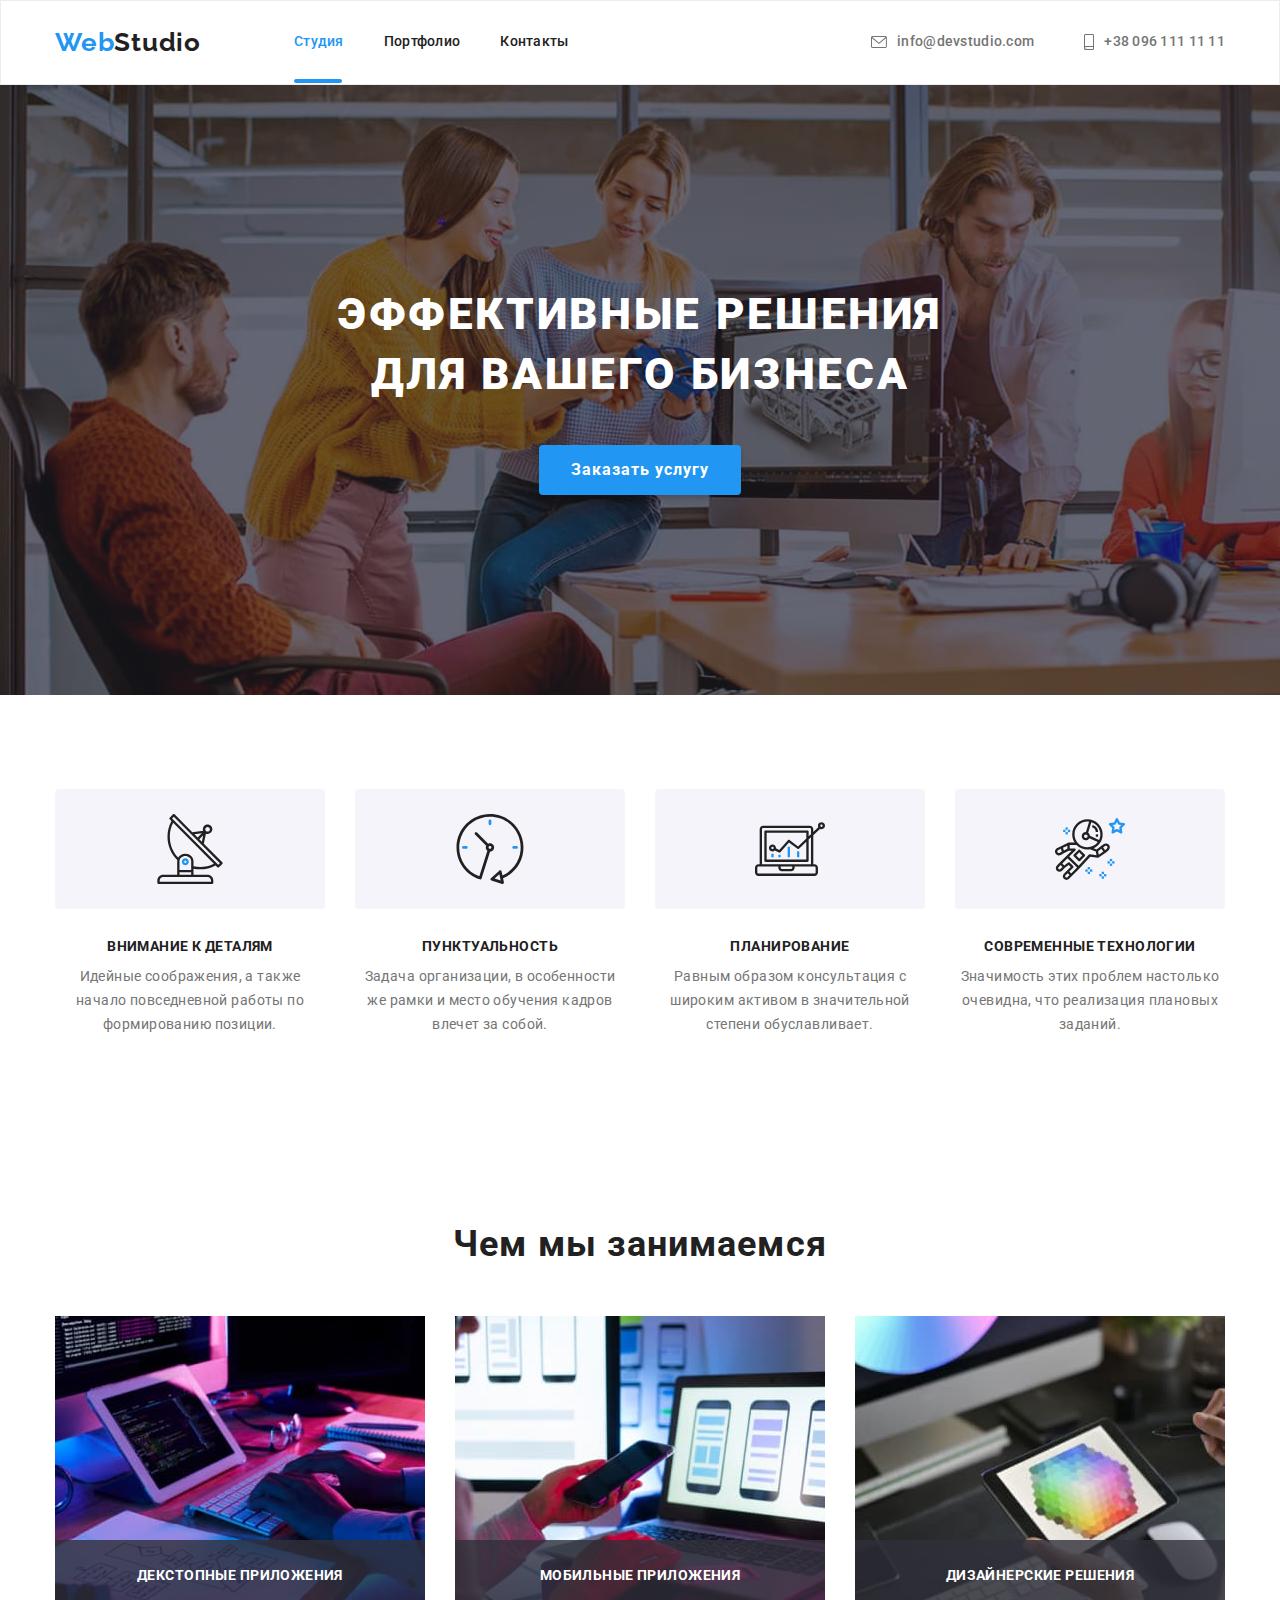
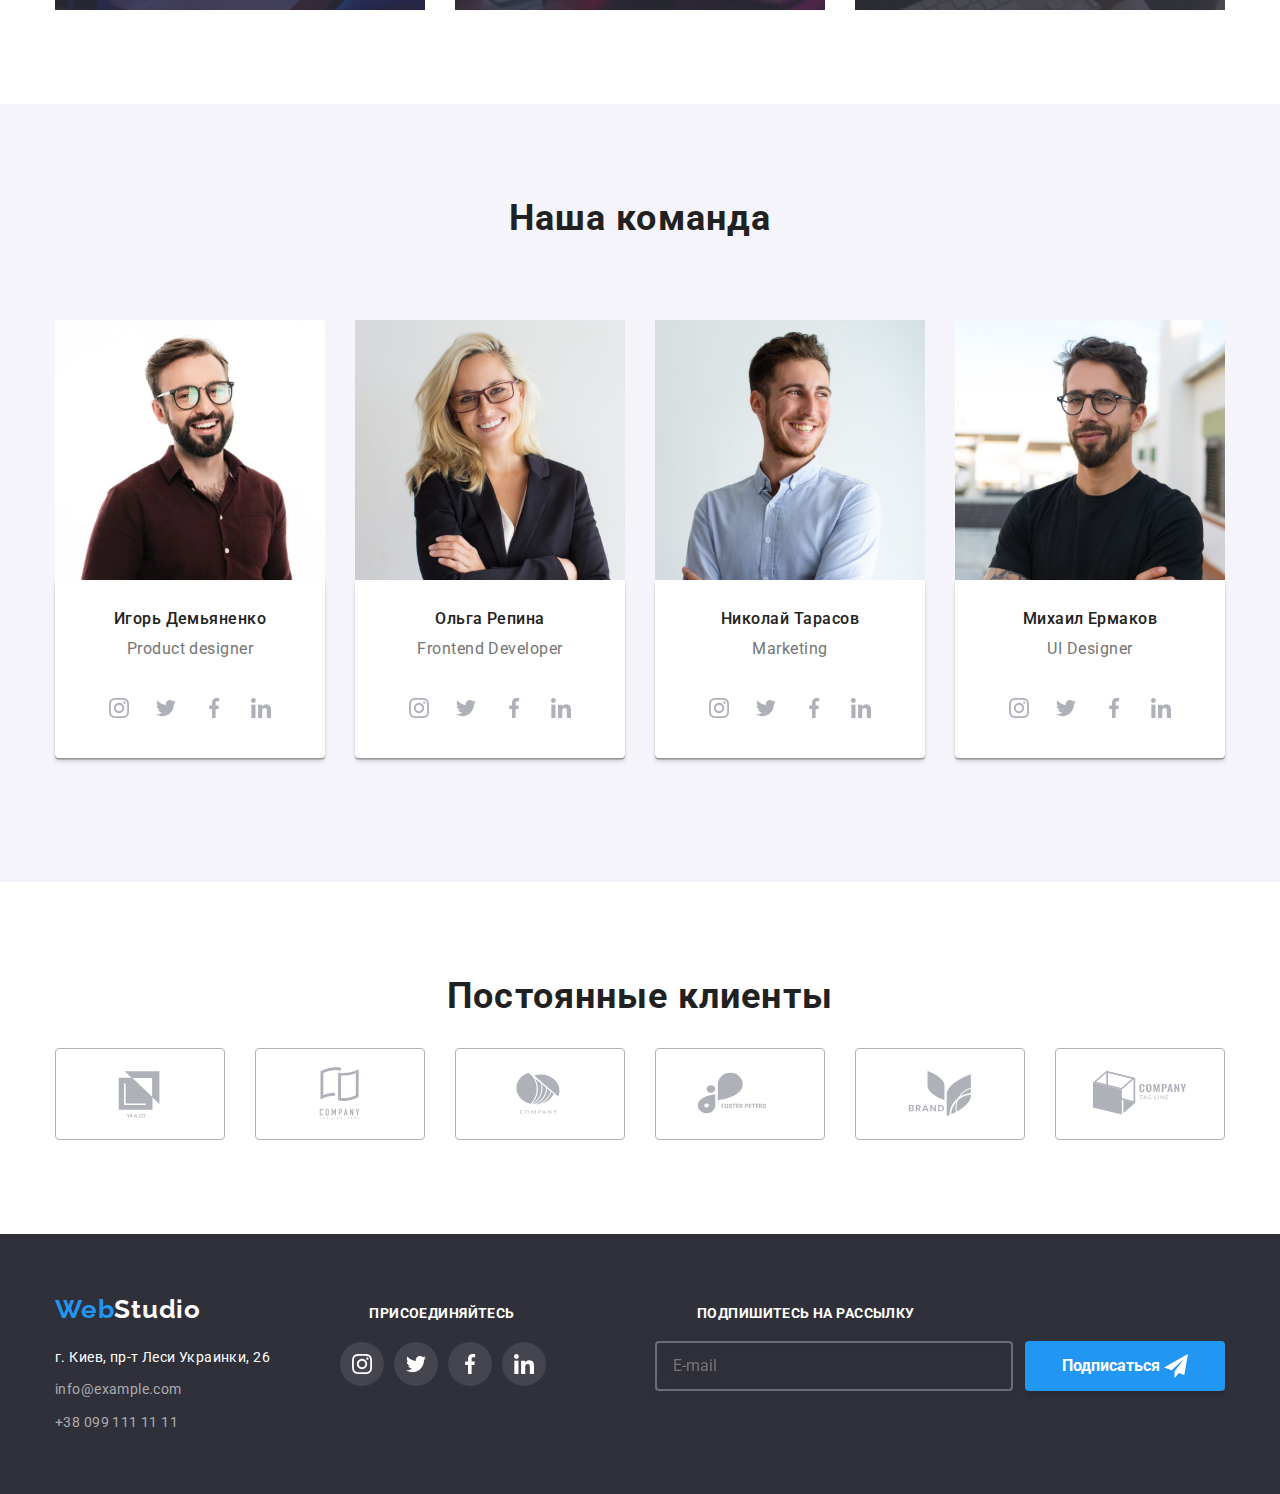
<file: index.html>
<!DOCTYPE html>
<html lang="ru">

<head>
    <meta charset="UTF-8">
    <meta http-equiv="X-UA-Compatible" content="IE=edge">
    <meta name="viewport" content="width=device-width, initial-scale=1.0">
    <title>WebStudio</title>
    <link rel="preconnect" href="https://fonts.gstatic.com">
    <link
        href="https://fonts.googleapis.com/css2?family=Raleway:wght@700&family=Roboto:wght@400;500;700;900&display=swap"
        rel="stylesheet">
    <link rel="stylesheet"
        href="https://cdnjs.cloudflare.com/ajax/libs/modern-normalize/1.0.0/modern-normalize.min.css" />
        <link rel="stylesheet" href="https://cdnjs.cloudflare.com/ajax/libs/animate.css/4.1.1/animate.min.css" />
    <link rel="stylesheet" href="./css/main.min.css">
</head>

<body>

                                   <!-- HEADER -->
     <header class="header">
      <div class="container header-container"> 
        <nav class="navigation">
            <a class="logo link animate__bounce" href="./index.html" lang="en">
                <span class="logo-text"><span class="logo-two">Web</span>Studio</span>
            </a>

            <ul class="nav list">

                <li class="nav-item"><a href="./index.html" class="link current current-studio">Cтудия</a> </li>
                <li class="nav-item"><a href="./portfolio.html" class="link">Портфолио</a> </li>
                <li class="nav-item"><a href="#" class="link">Контакты</a> </li>
            </ul>

        </nav>
       <button type="button" class="burger-btn" data-menu-open>
           <svg class="burger-btn__icon">
               <use href="./images/sprite.svg#icon-menu_40px">
               </use>
           </svg>
       </button>
        <ul class="contacts-top">
            <li class="header-contacts">
                <a href="mailto:info@devstudio.com" class="link mail-link">
                 <svg class="mail-icon" width=16 height=12>
                <use href="./images/sprite.svg#icon-envelope-icon"> 
                </use>
                </svg>info@devstudio.com </a>
            </li>
            <li class="header-contacts">
                <a href="tel:+380961111111" class="link tel-link">
                    <svg class="tel-icon" width=10 height=16>
                    <use href="./images/sprite.svg#icon-smartphone-icon">
                    </use>
                </svg>+38 096 111 11 11</a>
            </li>
        </ul>
    </div>

    <div class="mobile-menu" data-menu> 
        <div class="container mobile-menu__container">
            <button class="close-btn .mobile-menu__close-btn" data-menu-close>
                <svg class="close-btn__icon">
                    <use href="./images/sprite.svg#icon-close-black-18dp-2-1">
    
                    </use>
                </svg>
            </button>  

        <ul class="nav-list">
            <li class="nav-list__item">
                <a href="./index.html" class="nav-list__link">Cтудия</a>
            </li>
            <li class="nav-list__item">
                <a href="./portfolio.html" class="nav-list__link">Портфолио</a>
            </li>
            <li class="nav-list__item">
                <a href="#" class="nav-list__link">Контакты</a>
            </li>
        </ul>

        <div class="mobile-menu-wrapper"> 
        <ul class="mobile-menu__contacts-top">    
            <li class="mobile-menu__header-contacts">
                <a href="tel:+380961111111" class="mobile-menu__link">
                    +38 096 111 11 11</a>
            </li>

            <li class="mobile-menu__header-contacts">
                <a href="mailto:info@devstudio.com" class="mobile-menu__link">
                 info@devstudio.com </a>
            </li>
        </ul>

        <ul class="social-list-mobile-menu">
            <li class="social-list-mobile-menu__item">
                <a href="" class="social-list-mobile-menu__link">Instagram</a>
            </li>
            <li class="social-list-mobile-menu__item">
                <a href="#" class="social-list-mobile-menu__link">Twitter</a>
            </li>
            <li class="social-list-mobile-menu__item">
                <a href="#" class="social-list-mobile-menu__link">Facebook</a>
            </li>
            <li class="social-list-mobile-menu__item">
                <a href="#" class="social-list-mobile-menu__link">LinkedIn</a>
            </li>
        </ul>
    </div>
    </div>
        
    </div>
    </header>
    <main class="main-page"> 
        <!-- HERO -->
        <section class="hero">
            <div class="container">
            <h1 class="hero-title"> Эффективные решения <br> для вашего бизнеса</h1>

            <button class="hero-btn" type="button" data-modal-open> Заказать услугу </button>
            </div>
        </section>
        
        <!-- Advantages section -->
        
        <section class="advantages section">
        <div class="container">
                                         <h2 hidden>Наши преимущества h2 </h2>
            <ul class="advantages-container">
                <li class="advantages-li">
                    <div class="icon-container">
                        <svg class="icon" width=70 height=70>
                                <use href="./images/sprite.svg#icon-antenna"> </use> 
                        </svg>
                    </div> 
                    <h3 class="advantages-title">Внимание к деталям</h3>

                    <p class="advantages-item"> Идейные соображения, а также
                         начало повседневной работы по формированию
                        позиции.</p>
                </li>

                <li class="advantages-li">
                    <div class="icon-container">
                        <svg class="icon" width=70 height=70> 
                            <use href="./images/sprite.svg#icon-clock" ></use> 
                        </svg>
                    </div>
                    <h3 class="advantages-title">Пунктуальность</h3>
                    <p class="advantages-item"> Задача организации, в особенности
                         же рамки и место обучения кадров
                        влечет за собой.</p>
                </li>

                <li class="advantages-li">
                    <div class="icon-container">
                        <svg class="icon" width=70 height=70>
                            <use href="./images/sprite.svg#icon-diagram" > </use>
                        </svg>
                    </div>
                    <h3 class="advantages-title">Планирование </h3>

                    <p class="advantages-item">Равным образом консультация с
                         широким активом в значительной степени
                        обуславливает. </p>
                </li>

                <li class="advantages-li">
                    <div class="icon-container">
                        <svg class="icon" width=70 height=70>
                            <use href="./images/sprite.svg#icon-astronaut"> </use>
                        </svg>
                    </div>
                    <h3 class="advantages-title">Современные технологии </h3>
                    <p class="advantages-item">Значимость этих проблем настолько очевидна, что реализация плановых
                        заданий.</p>
                </li>

            </ul>
        </div>
        </section>
        <!-- About section -->
        <section class="about section">
           <div class="container">
            <h2 class="about-title"> Чем мы занимаемся </h2>

            <ul class="about-container">
                <li class="about-container__item">
                 <div class="about-container__wrapper"> 
                    <img class="about-container__img" src="./images/pc1x.jpg" alt="человек с компьютером" width="370" height="294" />
                    <p class="about-container__overlay">Декстопные приложения</p>
                 </div>
                </li>

                <li class="about-container__item">
                    <div class="about-container__wrapper">
                    <img class="about-container__img" src="./images/phone.jpg" alt="человек с телефоном" width="370"
                        height="294" />
                        <p class="about-container__overlay">Мобильные приложения</p>
                     </div>
                </li>

                <li class="about-container__item">
                    <div class="about-container__wrapper"> 
                    <img class="about-container__img" src="./images/tablet.jpg" alt="человек с планшетом" width="370"
                        height="294" />
                        <p class="about-container__overlay">Дизайнерские решения</p>
                    </div>
                </li>
            </ul>
            </div>
        </section>
        <!-- Team-section -->
        <section class="team-section section">
         <div class="container">
            <h2 class="team-title"> Наша команда</h2>

            <ul class="team-container">

                <li class="team-container__card">
                    <picture class="team-img">

                        <source media="(min-width: 1200px)"
                            srcset="./images/igor-desktop-w.webp 1x, ./images/igor-desktop-w@2x.webp 2x"
                            type="image/webp">
                        <source media="(min-width: 1200px)"
                            srcset="./images/igor-desktop-j.jpg 1x, ./images/igor-desktop-j@2x.jpg 2x">

                        <source media="(min-width: 768px)"
                            srcset="./images/igor-tablet-w.webp 1x, ./images/igor-tablet-w@2x.webp 2x"
                            type="image/webp">
                        <source media="(min-width: 768px)"
                            srcset="./images/igor-tablet-j.jpg 1x, ./images/igor-tablet-j@2x.jpg 2x">
                           
                            
                          <source media="(max-width: 767px)"
                            srcset="./images/igor-mobile-j.jpg 1x, ./images/igor-mobile-j@2x.jpg 2x">

                    <img class="team-container__img" src="#" alt="член команды Игорь">
                </picture>
                <div class="team-container__div">
                    <h3 class="team-container__name">Игорь Демьяненко</h3>
                    <p class="team-container__job">Product designer</p>
                    <ul class="social-list">
                        <li class="social-list__item">
                            <a href="#" class="social-list__link">
                                <svg class="social-list__icon">
                                    <use href="./images/sprite.svg#icon-instagram">

                                    </use>
                                </svg>
                            </a>
                        </li>
                        <li class="social-list__item">
                            <a href="#" class="social-list__link"> 
                                <svg class="social-list__icon">
                                    <use href="./images/sprite.svg#icon-twitter">
                                
                                    </use>
                                </svg>
                            </a>
                        </li>
                        <li class="social-list__item">
                            <a href="#" class="social-list__link">
                                <svg class="social-list__icon">
                                    <use href="./images/sprite.svg#icon-facebook">
                                
                                    </use>
                                </svg>
                            </a>
                        </li>
                        <li class="social-list__item">
                            <a href="#" class="social-list__link">
                                <svg class="social-list__icon">
                                    <use href="./images/sprite.svg#icon-linkedin">
                                
                                    </use>
                                </svg>
                            </a>
                        </li>
                    </ul>
                </div>
                </li>

                <li class="team-container__card">
             <picture> 
                
                <source media="(min-width: 1200px)"
                    srcset="./images/olga-desktop-j.jpg 1x, ./images/olga-desktop-j@2x.jpg 2x">
                

                    <source media="(min-width: 768px)"
                srcset="./images/olga-tablet-j.jpg 1x, ./images/olga-tablet-j@2x.jpg 2x">
            

                  
                <source media="(max-width: 767px)"
                    srcset="./images/olga-mobile-j.jpg 1x, ./images/olga-mobile-j@2x.jpg 2x">

              
              
              
                    <img class="team-container__img" src="#" alt="член команды Ольга">
                
                </picture>

                    <div class="team-container__div">
                        <h3 class="team-container__name">Ольга Репина</h3>
                         <p class="team-container__job">Frontend Developer</p>
                        <ul class="social-list">
                            <li class="social-list__item">
                                <a href="#" class="social-list__link">
                                    <svg class="social-list__icon">
                                        <use href="./images/sprite.svg#icon-instagram">
                        
                                        </use>
                                    </svg>
                                </a>
                            </li>
                            <li class="social-list__item">
                                <a href="#" class="social-list__link">
                                    <svg class="social-list__icon">
                                        <use href="./images/sprite.svg#icon-twitter">
                        
                                        </use>
                                    </svg>
                                </a>
                            </li>
                            <li class="social-list__item">
                                <a href="#" class="social-list__link">
                                    <svg class="social-list__icon">
                                        <use href="./images/sprite.svg#icon-facebook">
                        
                                        </use>
                                    </svg>
                                </a>
                            </li>
                            <li class="social-list__item">
                                <a href="#" class="social-list__link">
                                    <svg class="social-list__icon">
                                        <use href="./images/sprite.svg#icon-linkedin">
                        
                                        </use>
                                    </svg>
                                </a>
                            </li>
                        </ul>
                   </div>
                        </li>

                <li class="team-container__card">

                    <picture> 
                        <source media="(min-width: 1200px)"
                            srcset="./images/nikolay-desktop-j.jpg 1x, ./images/nikolay-desktop-j@2x.jpg 2x">
                        <source media="(min-width: 768px)"
                        srcset="./images/nikolay-tablet-j.jpg 1x, ./images/nikolay-tablet-j@2x.jpg 2x">
                    
                          <source media="(max-width: 767px)"
                            srcset="./images/nikolay-mobile-j.jpg 1x, ./images/nikolay-mobile-j@2x.jpg 2x">
        
                                   
                    <img class="team-container__img" src="./images/nikolay.jpg" alt="член команды НИколай">
               
                </picture>

                    <div class="team-container__div"> 
                    <h3 class="team-container__name">Николай Тарасов</h3>
                    <p class="team-container__job">Marketing</p>
                    <ul class="social-list">
                        <li class="social-list__item">
                            <a href="#" class="social-list__link">
                                <svg class="social-list__icon">
                                    <use href="./images/sprite.svg#icon-instagram">
                    
                                    </use>
                                </svg>
                            </a>
                        </li>
                        <li class="social-list__item">
                            <a href="#" class="social-list__link">
                                <svg class="social-list__icon">
                                    <use href="./images/sprite.svg#icon-twitter">
                    
                                    </use>
                                </svg>
                            </a>
                        </li>
                        <li class="social-list__item">
                            <a href="#" class="social-list__link">
                                <svg class="social-list__icon">
                                    <use href="./images/sprite.svg#icon-facebook">
                    
                                    </use>
                                </svg>
                            </a>
                        </li>
                        <li class="social-list__item">
                            <a href="#" class="social-list__link">
                                <svg class="social-list__icon">
                                    <use href="./images/sprite.svg#icon-linkedin">
                    
                                    </use>
                                </svg>
                            </a>
                        </li>
                    </ul>
        </div>
                </li>

                <li class="team-container__card">
                   
                    <picture> 
                        <source media="(min-width: 1200px)"
                            srcset="./images/misha-desktop-j.jpg 1x, ./images/misha-desktop-j@2x.jpg 2x">
                        <source media="(min-width: 768px)"
                        srcset="./images/misha-tablet-j.jpg 1x, ./images/misha-tablet-j@2x.jpg 2x">
                    
                          <source media="(max-width: 767px)"
                            srcset="./images/misha-mobile-j.jpg 1x, ./images/misha-mobile-j@2x.jpg 2x">
                   
                    <img class="team-container__img" src="./images/misha.jpg" alt="член команды Михаил">
                    
                </picture>
                    <div class="team-container__div">
                    <h3 class="team-container__name">Михаил Ермаков</h3>
                    <p class="team-container__job">UI Designer</p>
                    <ul class="social-list">
                        <li class="social-list__item">
                            <a href="#" class="social-list__link">
                                <svg class="social-list__icon">
                                    <use href="./images/sprite.svg#icon-instagram">
                    
                                    </use>
                                </svg>
                            </a>
                        </li>
                        <li class="social-list__item">
                            <a href="#" class="social-list__link">
                                <svg class="social-list__icon">
                                    <use href="./images/sprite.svg#icon-twitter">
                    
                                    </use>
                                </svg>
                            </a>
                        </li>
                        <li class="social-list__item">
                            <a href="#" class="social-list__link">
                                <svg class="social-list__icon">
                                    <use href="./images/sprite.svg#icon-facebook">
                    
                                    </use>
                                </svg>
                            </a>
                        </li>
                        <li class="social-list__item">
                            <a href="#" class="social-list__link">
                                <svg class="social-list__icon">
                                    <use href="./images/sprite.svg#icon-linkedin">
                    
                                    </use>
                                </svg>
                            </a>
                        </li>
                    </ul>
                 </div>
                </li>

            </ul>
            </div>
        </section>
                                   <!-- Постоянные клиенты -->
     <section class="clients section">
      <div class="container">
          <h2 class="subtitle">Постоянные клиенты</h2>
        <ul class="clients-list">
            <li class="clients-item">
                <a class="clients-list-link" href="#"> 
                <svg class="clients-icon" width=106 height= 60>
                    <use href="./images/sprite.svg#icon-client-one">
                
                    </use>
                </svg>
                </a>
            </li>

            <li class="clients-item">
                <a class="clients-list-link" href="#"> 
            <svg class="clients-icon" width=106 height=60>
                <use href="./images/sprite.svg#icon-client-two">
            
                </use>
            </svg>
                </a>
            </li>
            <li class="clients-item">
                <a class="clients-list-link" href="#"> 
                        <svg class="clients-icon" width=106 height=60>
                            <use href="./images/sprite.svg#icon-client-three">
                        
                            </use>
                        </svg>
                </a>
            </li>
            <li class="clients-item">
                <a class="clients-list-link" href="#"> 
                    <svg class="clients-icon" width=106 height=60>
                        <use href="./images/sprite.svg#icon-client-four">
                    
                        </use>
                    </svg>
                </a>
            </li>
            <li class="clients-item">
                <a class="clients-list-link" href="#"> 
                            <svg class="clients-icon" width=106 height=60>
                                <use href="./images/sprite.svg#icon-client-five">
                            
                                </use>
                            </svg>
                </a>
            </li>
            <li class="clients-item">
                <a class="clients-list-link" href="#"> 
                            <svg class="clients-icon" width=106 height=60>
                                <use href="./images/sprite.svg#icon-client-six">

                                </use>
                            </svg>
                </a>
            </li>
        </ul>



     </div>
  </section>
 </main>
                                                              <!--  FOOTER -->
    <footer class="footer">
        <div class="container footer-wrapper">
         
         <div class="footer-address-wrapper">
        <a class="footer-logo link" href="./index.html" lang="en">
            <span class="footer-logo-studio"><span class="footer-web">Web</span>Studio</span>
        </a>
        <address> 
            <ul>
                <li class="footer-contact">
        <a href="https://goo.gl/maps/ehYJ8zWSbRo8RHNm8" class="footer-address">г. Киев, пр-т Леси Украинки, 26</a>
                </li>
        
            <li class="footer-contact">
                <a class="footer-mail" href="mailto:info@example.com">info@example.com</a>
            </li>

            <li class="footer-contact">
                <a class="footer-tel" href="tel:+380991111111">+38 099 111 11 11</a>
            </li>
        </ul>
       
    </address>
         </div>

            <div class="footer-social-box"> 
                
                <p class="footer-social-title">Присоединяйтесь</p>
               
                <ul class="footer-social-list">
                    <li class="footer-social-item">
                        <a href="#" class="footer-social-link">
                         <svg class="social-list__icon">
                            <use href="./images/sprite.svg#icon-instagram">
                        
                            </use>
                        </svg>
                       </a>
                    </li>

                      <li class="footer-social-item">
                        <a href="#" class="footer-social-link">            
                                <svg class="social-list__icon">
                                    <use href="./images/sprite.svg#icon-twitter">
                                
                                    </use>
                                </svg>
                        </a>
                    </li>
                        <li class="footer-social-item">
                           <a href="#" class="footer-social-link"> 
                            <svg class="social-list__icon">
                                
                                <use href="./images/sprite.svg#icon-facebook">
                                </use>
                            </svg>
                       </a>
                  </li>
                <li class="footer-social-item">
                    <a href="#" class="footer-social-link">
                        <svg class="social-list__icon">
                            <use href="./images/sprite.svg#icon-linkedin">
                        
                            </use>
                        </svg>
                    </a>
                  </li>  
                </ul>
                </div> 
                 <div class="div-input-wrapper">
                <form class="footer-form">
                    <p class="input-text">Подпишитесь на рассылку</p>
                    <div class="div-input-wrapper">
                        <label class="footer-label">
                    <input type="email" name="Email" class="form-input-email" placeholder="E-mail" required>
                       </label> 
                    <button class="btn-footer" type="submit">Подписаться
                        <svg class="icon-send-footer" width=24 height=24>
                        <use href="./images/sprite.svg#icon-icon-send"></use>
                    </svg>
                </button>
                    
                </div>
                </form>
                </div>
         </div>
         
      
    </footer>

    <div class="backdrop is-hidden" data-modal>
        <div class="modal container">
            
            <button type="button" class="close-btn-modal" data-modal-close>
               <svg class="modal-icon" width=18 height=18>
                   <use href="./images/sprite.svg#icon-close-black-18dp-2-1"> </use>
               </svg>
            </button>
            <form class="modal-form">
                <p class="modal-form-head">Оставьте свои данные, мы вам перезвоним</p>
                <label class="modal-form-label">
                    Имя
                    <span class="modal-form-input-wrapper">
                        <input type="text" class="modal-form-input" name="user-name" minlength="2" required pattern="[a-zA-Zа-яёА-ЯЁ]+" title="Имя должно содержать символы кирилицы или латиницы">
                        <svg class="modal-input-icon">
                            <use href="./images/sprite.svg#icon-person"></use>
                        </svg>
                    </span>
                </label>
    
                <label class="modal-form-label">
                    Телефон
                    <span class="modal-form-input-wrapper">
                    <input type="tel" class="modal-form-input" name="user-tel" required pattern="[0-9]{3}-[0-9]{3}-[0-9]{2}-[0-9]{2}" title="096-000-00-00">
                    <svg class="modal-input-icon">
                        <use href="./images/sprite.svg#icon-phone-modal"></use>
                    </svg>
                </span>
                </label>
                <label class="modal-form-label">
                    Почта
                    <span class="modal-form-input-wrapper">
                        <input type="email" class="modal-form-input" name="user-email" required>
                        <svg class="modal-input-icon">
                            <use href="./images/sprite.svg#icon-email-modal"></use>
                        </svg>
                    </span>
                </label>
                <label class="modal-form-label">
                    Комментарий
                <textarea name="user-message" class="modal-form-message" placeholder="Введите текст"></textarea>
                </label>

            <input type="checkbox" class="modal-form-checkbox visually-hidden" id="accept-policy">
          <label for="accept-policy" class="modal-form-checkbox-label">Соглашаюсь с рассылкой и принимаю&nbsp;<a href="#" class="modal-form-label-link">Условия договора</a>            
       
    </label>

                   <button type="submit" class="modal-form-btn">Отправить</button>
            </form>
        </div>
    </div>
<script src="./js/modal.js"></script>
<script src="./js/mobile-menu.js"></script>
</body>

</html>
</file>
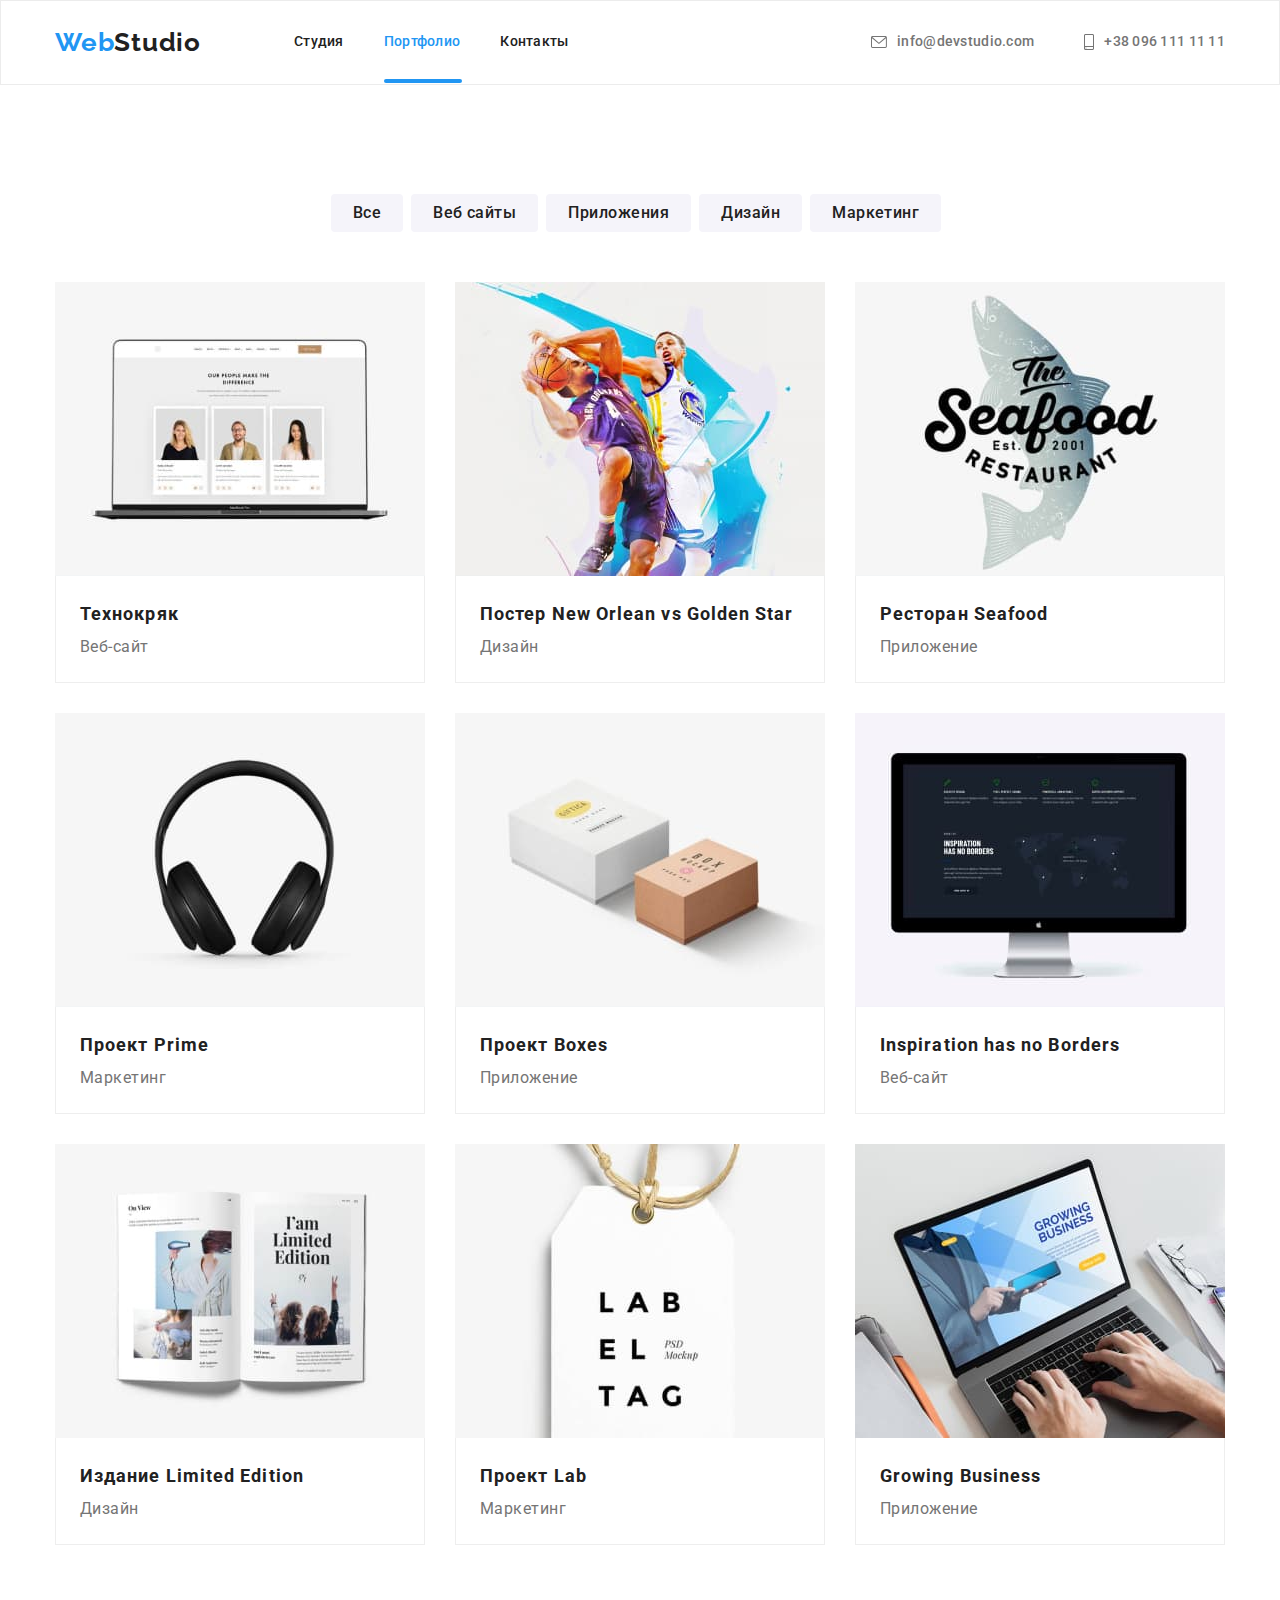
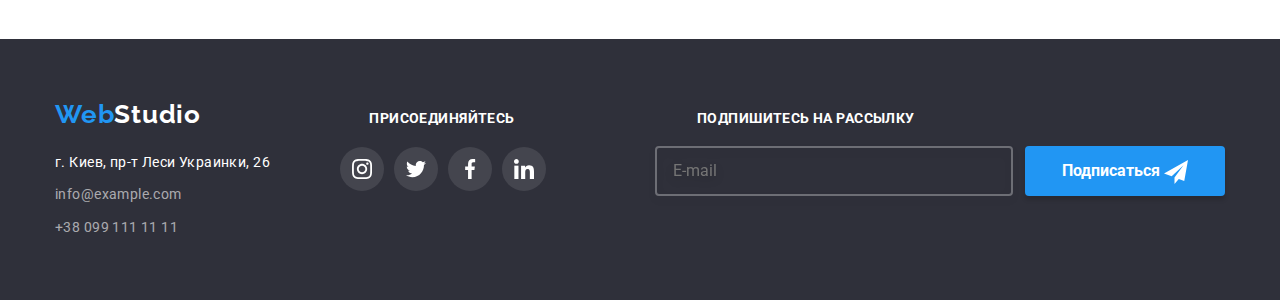
<file: portfolio.html>
<!DOCTYPE html>
<html lang="ru">

<head>
    <meta charset="UTF-8">
    <meta http-equiv="X-UA-Compatible" content="IE=edge">
    <meta name="viewport" content="width=device-width, initial-scale=1.0">
    <title>WebStudio</title>
<link rel="preconnect" href="https://fonts.gstatic.com">
<link href="https://fonts.googleapis.com/css2?family=Raleway:wght@700&family=Roboto:wght@400;500;700;900&display=swap"
    rel="stylesheet">
<link rel="stylesheet" href="https://cdnjs.cloudflare.com/ajax/libs/modern-normalize/1.0.0/modern-normalize.min.css" />
<link rel="stylesheet" href="https://cdnjs.cloudflare.com/ajax/libs/animate.css/4.1.1/animate.min.css" />
<link rel="stylesheet" href="./css/main.min.css">
</head>
<body>
                                            
                                             
   <!-- HEADER -->
 
                                   <!-- HEADER -->
               <header class="header">
                        <div class="container header-container"> 
                           <nav class="navigation">
                                   <a class="logo link animate__bounce" href="./index.html" lang="en">
                                         <span class="logo-text"><span class="logo-two">Web</span>Studio</span>
                                         </a>
                              
                                          <ul class="nav list">
                              
                                              <li class="nav-item"><a href="./index.html" class="link">Cтудия</a> </li>
                                              <li class="nav-item"><a href="./portfolio.html" class="link current current-portfolio">Портфолио</a> </li>
                                              <li class="nav-item"><a href="#" class="link">Контакты</a> </li>
                                          </ul>
                              
                                      </nav>

                                     <button type="button" class="burger-btn" data-menu-open>
                                         <svg class="burger-btn__icon">
                                             <use href="./images/sprite.svg#icon-menu_40px">
                                             </use>
                                         </svg>
                                     </button>
                                      <ul class="contacts-top">
                                          <li class="header-contacts">
                                              <a href="mailto:info@devstudio.com" class="link mail-link">
                                               <svg class="mail-icon" width=16 height=12>
                                              <use href="./images/sprite.svg#icon-envelope-icon"> 
                                              </use>
                                              </svg>info@devstudio.com </a>
                                          </li>
                                          <li class="header-contacts">
                                              <a href="tel:+380961111111" class="link tel-link">
                                                  <svg class="tel-icon" width=10 height=16>
                                                  <use href="./images/sprite.svg#icon-smartphone-icon">
                                                  </use>
                                              </svg>+38 096 111 11 11</a>
                                          </li>
                                      </ul>
                                  </div>
                              
                                  <div class="mobile-menu" data-menu> 
                                      <div class="container mobile-menu__container">
                                          <button class="close-btn .mobile-menu__close-btn" data-menu-close>
                                              <svg class="close-btn__icon">
                                                  <use href="./images/sprite.svg#icon-close-black-18dp-2-1">
                                  
                                                  </use>
                                              </svg>
                                          </button>  
                              
                                      <ul class="nav-list">
                                          <li class="nav-list__item">
                                              <a href="./index.html" class="nav-list__link">Cтудия</a>
                                          </li>
                                          <li class="nav-list__item">
                                              <a href="./portfolio.html" class="nav-list__link">Портфолио</a>
                                          </li>
                                          <li class="nav-list__item">
                                              <a href="#" class="nav-list__link">Контакты</a>
                                          </li>
                                      </ul>
                              
                                      <div class="mobile-menu-wrapper"> 
                                      <ul class="mobile-menu__contacts-top">
                                          <li class="mobile-menu__header-contacts">
                                              <a href="mailto:info@devstudio.com" class="mobile-menu__link">
                                               info@devstudio.com </a>
                                          </li>
                                          <li class="mobile-menu__header-contacts">
                                              <a href="tel:+380961111111" class="mobile-menu__link">
                                                  +38 096 111 11 11</a>
                                          </li>
                                      </ul>
                              
                                      <ul class="social-list-mobile-menu">
                                          <li class="social-list-mobile-menu__item">
                                              <a href="" class="social-list-mobile-menu__link">Instagram</a>
                                          </li>
                                          <li class="social-list-mobile-menu__item">
                                              <a href="#" class="social-list-mobile-menu__link">Twitter</a>
                                          </li>
                                          <li class="social-list-mobile-menu__item">
                                              <a href="#" class="social-list-mobile-menu__link">Facebook</a>
                                          </li>
                                          <li class="social-list-mobile-menu__item">
                                              <a href="#" class="social-list-mobile-menu__link">LinkedIn</a>
                                          </li>
                                      </ul>
                                  </div>
                                  </div>
                                      
                                  </div>
                                  </header>
  <main>                                 

                                                             <!--h1 фильтра  -->
      <section class="portfolio section">
        <div class="container">
                                                      
<ul class="filters list parents"> 
   <li class="button-li"> <button type= "button" class="item"> Все </button> </li>
   <li class="button-li"> <button type="button" class="item"> Веб сайты </button> </li>
   <li class="button-li"> <button type="button" class="item"> Приложения </button> </li>
   <li class="button-li"> <button type="button" class="item"> Дизайн </button> </li>
   <li class="button-li">  <button type="button" class="item"> Маркетинг </button> </li>
</ul>
                                                    <!-- h2 список наших проектов-->

                                                    
<ul class="projects list parents-projects"> 

    <li class="portfolio-page">
     <a href="#" class="portfolio-link">
        <div class="wrapper-portfolio">
            <picture> 
                
                <source media="(min-width: 1200px)"
                    srcset="./images/laptop-desktop.jpg 1x, ./images/laptop-desktop-@2x.jpg 2x">
                

                    <source media="(min-width: 768px)"
                srcset="./images/portfolio-tablet/img.jpg 1x, ./images/portfolio-tablet/img@2x.jpg 2x">
            

                  
                <source media="(max-width: 767px)"
                    srcset="./images/portfolio-mobile/img.jpg 1x, ./images/portfolio-mobile/img@2x.jpg 2x">

                  
                    <img src="#" alt="ноутбук">
                
                </picture>
    
          <p class="overlay-portfolio">Технокряк это современная площадка распространения коронавируса. Компании используют эту
            платформу для цифрового шпионажа и атак на защищённые сервера конкурентов.</p>
    </div>
    <div class="card"> 
        <h3 class="project-title">Технокряк</h3>
        <p class="project-type">Веб-сайт</p>
    </div>
    </a>
</li>

<li class="portfolio-page">
<a href="#" class="portfolio-link">
    <div class="wrapper-portfolio">
        <picture> 
                
            <source media="(min-width: 1200px)"
                srcset="./images/portfolio-desktop/img-1.jpg 1x, ./images/portfolio-desktop/img-1@2x.jpg 2x">
            

                <source media="(min-width: 768px)"
            srcset="./images/portfolio-tablet/img-1.jpg 1x, ./images/portfolio-tablet/img-1@2x.jpg 2x">
        

              
            <source media="(max-width: 767px)"
                srcset="./images/neworlean-mobile.jpg 1x, ./images/neworlean-mobile-@2x.jpg 2x">

              
                <img src="#" alt="баскетболист">
            
            </picture>

    <p class="overlay-portfolio">Технокряк это современная площадка распространения коронавируса. Компании используют эту
        платформу для цифрового шпионажа и атак на защищённые сервера конкурентов.</p>
    </div>
<div class="card"> 
    <h3 class="project-title">Постер <span lang="en">New Orlean vs Golden Star</span> </h3>
    <p class="project-type">Дизайн</p>
</div>
</a>

</li>

<li class="portfolio-page">
    <a href="#" class="portfolio-link"> 
    <div class="wrapper-portfolio">
        <picture> 
                
            <source media="(min-width: 1200px)"
                srcset="./images/seafood.jpg 1x, ./images/portfolio-desktop/seafood-desktop-@2x.jpg 2x">
            

                <source media="(min-width: 768px)"
            srcset="./images/portfolio-tablet/img-2.jpg 1x, ./images/portfolio-tablet/img-2@2x.jpg 2x">
        

              
            <source media="(max-width: 767px)"
                srcset="./images/portfolio-mobile/img-2.jpg 1x, ./images/portfolio-mobile/img-2@2x.jpg 2x">
               
               
                <img src="#" alt="лого ресторана">
            
            </picture>
       <p class="overlay-portfolio">Технокряк это современная площадка распространения коронавируса. Компании используют эту платформу для цифрового
    шпионажа и атак на защищённые сервера конкурентов.
       </p>    
    </div>

<div class="card">
    <h3 class="project-title">Ресторан <span lang="en">Seafood</span></h3>
    <p class="project-type">Приложение</p>
 </div>
    </a>
</li>

<li class="portfolio-page">
<a href="#" class="portfolio-link">
<div class="wrapper-portfolio">
    <picture> 
                
        <source media="(min-width: 1200px)"
            srcset="./images/headphones.jpg 1x, ./images/portfolio-desktop/headphones-desktop-@2x.jpg 2x">
        

            <source media="(min-width: 768px)"
        srcset="./images/portfolio-tablet/img-3.jpg 1x, ./images/portfolio-tablet/img-3@2x.jpg 2x">
    

          
        <source media="(max-width: 767px)"
            srcset="./images/portfolio-mobile/img-3.jpg 1x, ./images/portfolio-mobile/img-3@2x.jpg 2x">
           
            <img src="./images/headphones.jpg" alt="Наушники">
            
        
        </picture>

    
    <p class="overlay-portfolio">Технокряк это современная площадка распространения коронавируса. Компании используют эту
        платформу для цифрового
        шпионажа и атак на защищённые сервера конкурентов. </p>
</div>
<div class="card">
    <h3 class="project-title">Проект <span lang="en">Prime</span></h3>
    <p class="project-type"> Маркетинг</p>
</div>
</a>
</li>

<li class="portfolio-page">
    <a href="#" class="portfolio-link">
        <div class="wrapper-portfolio">
            <picture> 
                
                <source media="(min-width: 1200px)"
                    srcset="./images/boxes.jpg 1x, ./images/portfolio-desktop/boxes-desktop-@2x.jpg 2x">
                
        
                    <source media="(min-width: 768px)"
                srcset="./images/portfolio-tablet/img-4.jpg 1x, ./images/portfolio-tablet/img-4@2x.jpg 2x">
            
        
                  
                <source media="(max-width: 767px)"
                    srcset="./images/portfolio-mobile/img-4.jpg 1x, ./images/portfolio-mobile/img-4@2x.jpg 2x">
                   
                    
                    <img src="./images/boxes.jpg" alt="Коробки">
                
                </picture>
        <p class="overlay-portfolio">Технокряк это современная площадка распространения коронавируса. Компании используют эту
    платформу для цифрового
    шпионажа и атак на защищённые сервера конкурентов. </p>
        </div>
<div class="card"> 
        <h3 class="project-title">Проект <span lang="en">Boxes</span></h3>
        <p class="project-type">Приложение</p>
</div>  
</a>
</li>

<li class="portfolio-page">
    <a href="#" class="portfolio-link">
        <div class="wrapper-portfolio">
            <picture> 
                
                <source media="(min-width: 1200px)"
                    srcset="./images/computer.jpg 1x, ./images/portfolio-desktop/computer-desktop-@2x.jpg 2x">
                
        
                    <source media="(min-width: 768px)"
                srcset="./images/portfolio-tablet/img-5.jpg 1x, ./images/portfolio-tablet/img-5@2x.jpg 2x">
            
        
                  
                <source media="(max-width: 767px)"
                    srcset="./images/portfolio-mobile/img-5.jpg 1x, ./images/portfolio-mobile/img-5@2x.jpg 2x">
                   
                    
                    <img src="./images/computer.jpg" alt="компьютер">
                
                </picture>
        
        <p class="overlay-portfolio">Технокряк это современная площадка распространения коронавируса. Компании используют эту
            платформу для цифрового шпионажа и атак на защищённые сервера конкурентов. </p>
    </div>
    <div class="card">
        <h3 class="project-title"><span lang="en">Inspiration has no Borders</span></h3>
        <p class="project-type">Веб-сайт</p>
    </div>
    </a>
</li>

<li class="portfolio-page"> 
    <a href="#" class="portfolio-link">
        <div class="wrapper-portfolio">
            <picture> 
                
                <source media="(min-width: 1200px)"
                    srcset="./images/limitededition.jpg 1x, ./images/portfolio-desktop/limitededition-desktop-@2x.jpg 2x">
                
        
                    <source media="(min-width: 768px)"
                srcset="./images/portfolio-tablet/img-6.jpg 1x, ./images/portfolio-tablet/img-6@2x.jpg 2x">
            
        
                  
                <source media="(max-width: 767px)"
                    srcset="./images/portfolio-mobile/img-6.jpg 1x, ./images/portfolio-mobile/img-6@2x.jpg 2x">
                   
                    
                    <img src="./images/limitededition.jpg" alt="Издание журнала">
                
                </picture>

        <p class="overlay-portfolio">Технокряк это современная площадка распространения коронавируса. Компании используют эту
            платформу для цифрового шпионажа и атак на защищённые сервера конкурентов. </p>
    </div>
    <div class="card"> 
        <h3 class="project-title">Издание <span lang="en">Limited Edition</span></h3>
        <p class="project-type">Дизайн</p>
    </div>
    </a>
</li>

<li class="portfolio-page">
    <a href="#" class="portfolio-link">
        <div class="wrapper-portfolio">
            <picture> 
                
                <source media="(min-width: 1200px)"
                    srcset="./images/lab.jpg 1x, ./images/portfolio-desktop/lab-desktop-@2x.jpg 2x">
                
        
                    <source media="(min-width: 768px)"
                srcset="./images/portfolio-tablet/img-7.jpg 1x, ./images/portfolio-tablet/img-7@2x.jpg 2x">
            
        
                  
                <source media="(max-width: 767px)"
                    srcset="./images/portfolio-mobile/img-7.jpg 1x, ./images/portfolio-mobile/img-7@2x.jpg 2x">
                   
                    
                    <img src="./images/lab.jpg" alt="Маркетинговый проект">
                
                </picture>
     
        <p class="overlay-portfolio">Технокряк это современная площадка распространения коронавируса. Компании используют эту
            платформу для цифрового шпионажа и атак на защищённые сервера конкурентов. </p>
    </div>
    <div class="card">
        <h3 class="project-title">Проект <span lang="en">Lab</span></h3>
        <p class="project-type">Маркетинг</p>
    </div>
    </a>
</li>

<li class="portfolio-page">
    <a href="#" class="portfolio-link">
        <div class="wrapper-portfolio">
            <picture> 
                
                <source media="(min-width: 1200px)"
                    srcset="./images/portfolio-desktop/img-8.jpg 1x, ./images/portfolio-desktop/img-8@2x.jpg 2x">
                
        
                    <source media="(min-width: 768px)"
                srcset="./images/portfolio-tablet/img-8.jpg 1x, ./images/portfolio-tablet/img-8@2x.jpg 2x">
            
        
                  
                <source media="(max-width: 767px)"
                    srcset="./images/portfolio-mobile/img-8.jpg 1x, ./images/portfolio-mobile/img-8@2x.jpg 2x">
                   
                    <img src="#" alt="ноутбук">
                
                </picture>
        
        <p class="overlay-portfolio">Технокряк это современная площадка распространения коронавируса. Компании используют эту
            платформу для цифрового шпионажа и атак на защищённые сервера конкурентов. </p>
    </div>
    <div class="card"> 
        <h3 class="project-title"><span lang="en">Growing Business</span></h3>
        <p class="project-type">Приложение</p>
    </div>
    </a>
</li>
</ul>
</div>
</section>
</main>
                                                            <!-- FOOTER -->
    <footer class="footer">
        <div class="container footer-wrapper">
         
         <div class="footer-address-wrapper">
        <a class="footer-logo link" href="./index.html" lang="en">
            <span class="footer-logo-studio"><span class="footer-web">Web</span>Studio</span>
        </a>
        <address> 
            <ul>
                <li class="footer-contact">
        <a href="https://goo.gl/maps/ehYJ8zWSbRo8RHNm8" class="footer-address">г. Киев, пр-т Леси Украинки, 26</a>
                </li>
        
            <li class="footer-contact">
                <a class="footer-mail" href="mailto:info@example.com">info@example.com</a>
            </li>

            <li class="footer-contact">
                <a class="footer-tel" href="tel:+380991111111">+38 099 111 11 11</a>
            </li>
        </ul>
       
    </address>
         </div>

            <div class="footer-social-box"> 
                
                <p class="footer-social-title">Присоединяйтесь</p>
               
                <ul class="footer-social-list">
                    <li class="footer-social-item">
                        <a href="#" class="footer-social-link">
                         <svg class="social-list__icon">
                            <use href="./images/sprite.svg#icon-instagram">
                        
                            </use>
                        </svg>
                       </a>
                    </li>

                      <li class="footer-social-item">
                        <a href="#" class="footer-social-link">            
                                <svg class="social-list__icon">
                                    <use href="./images/sprite.svg#icon-twitter">
                                
                                    </use>
                                </svg>
                        </a>
                    </li>
                        <li class="footer-social-item">
                           <a href="#" class="footer-social-link"> 
                            <svg class="social-list__icon">
                                
                                <use href="./images/sprite.svg#icon-facebook">
                                </use>
                            </svg>
                       </a>
                  </li>
                <li class="footer-social-item">
                    <a href="#" class="footer-social-link">
                        <svg class="social-list__icon">
                            <use href="./images/sprite.svg#icon-linkedin">
                        
                            </use>
                        </svg>
                    </a>
                  </li>  
                </ul>
                </div> 
                 <div class="div-input-wrapper">
                <form class="footer-form">
                    <p class="input-text">Подпишитесь на рассылку</p>
                    <div class="div-input-wrapper">
                        <label class="footer-label">
                    <input type="email" name="Email" class="form-input-email" placeholder="E-mail" required>
                       </label> 
                    <button class="btn-footer" type="submit">Подписаться
                        <svg class="icon-send-footer" width=24 height=24>
                        <use href="./images/sprite.svg#icon-icon-send"></use>
                    </svg>
                </button>
                    
                </div>
                </form>
                </div>
         </div>
         
      
    </footer>
    <script src="./js/mobile-menu.js"></script>
 </body>    

 </html>
</file>
<file: css/main.min.css>
:root{--primary-text-color: #000000;--secondary-text-color: #757575;--primary-white-color: #ffffff;--title-text-color: #212121;--accent-color: #2196f3;--accentbgr-color: #188ce8;--darkbgr-color: #2f303a;--mainbgr-color: #e5e5e5;--mainbgrtwo-color: #f5f4fa;--logo-font: Raleway;--main-font: Roboto}.visually-hidden{position:absolute !important;clip:rect(1px 1px 1px 1px);clip:rect(1px, 1px, 1px, 1px);padding:0 !important;border:0 !important;height:1px !important;width:1px !important;overflow:hidden}h1,h2,h3,h4,h5,h6,p{margin-top:0;margin-bottom:0}ul,ol{margin-top:0;margin-bottom:0;padding-left:0}img{display:block;max-width:100%;height:auto}body{background-color:var(--primary-white-color);color:var(--primary-text-color);font-family:var(--main-font),sans-serif}.link{text-decoration:none;color:inherit}ul{list-style:none}a{display:block;text-decoration:none}.section{padding-top:60px;padding-bottom:60px}@media (min-width: 1200px){.section{padding-top:94px;padding-bottom:94px}}.container{width:100%;padding-left:15px;padding-right:15px;margin:0 auto}@media screen and (min-width: 480px){.container{max-width:480px;margin:0 auto}}@media (min-width: 768px) and (max-width: 1199px){.container{max-width:768px}}@media (min-width: 1200px){.container{max-width:1200px}}.social-list{display:flex;justify-content:space-between}.social-list__link{display:flex;align-items:center;justify-content:center;width:40px;height:40px;border-radius:50%;background-color:var(--primary-white-color);fill:#afb1b8;transition:background-color 250ms cubic-bezier(0.4, 0, 0.2, 1),fill 250ms cubic-bezier(0.4, 0, 0.2, 1)}.social-list__link:focus,.social-list__link:hover{fill:var(--primary-white-color);background-color:var(--accent-color)}.social-list__icon{width:20px;height:20px}.footer-social-list{display:flex;justify-content:space-between;margin-top:16px;max-width:204px;margin-left:auto;margin-right:auto}.footer-social-link{display:flex;background-color:rgba(255,255,255,0.1);justify-content:center;align-items:center;width:44px;height:44px;border-radius:50%;fill:var(--primary-white-color);transition:background-color 250ms cubic-bezier(0.4, 0, 0.2, 1),fill 250ms cubic-bezier(0.4, 0, 0.2, 1)}.footer-social-link:focus,.footer-social-link:hover{background-color:var(--accent-color)}.backdrop{position:fixed;top:0;left:0;width:100vw;height:100vh;background-color:rgba(0,0,0,0.2);transition-duration:250ms;transition-timing-function:cubic-bezier(0.4, 0, 0.2, 1)}.is-hidden{opacity:0;visibility:hidden;pointer-events:none}.modal{position:absolute;left:50%;top:50%;width:400px;height:609px;background-color:var(--primary-white-color);transform:translate(-50%, -50%);padding:40px}.close-btn-modal{position:absolute;width:30px;height:30px;top:8px;right:8px;border-radius:50%;cursor:pointer;border:1px solid rgba(0,0,0,0.1);background-color:transparent;padding:0}.close-btn-modal:focus .modal-icon,.close-btn-modal:hover .modal-icon{fill:var(--accent-color)}.close-btn-modal .modal-icon{fill:#212121;position:absolute;top:50%;left:50%;transform:translate(-50%, -50%);transition:fill 250ms cubic-bezier(0.4, 0, 0.2, 1)}@media (min-width: 1200px){.modal{width:528px;height:581px}}.modal-form{display:flex;flex-direction:column}.modal-form-head{font-family:var(--main-font);font-style:normal;font-weight:bold;font-size:20px;line-height:23px;text-align:center;letter-spacing:0.03em;color:var(--title-text-color);margin-bottom:30px}.modal-form-input{width:100%;height:40px;border:1px solid rgba(33,33,33,0.2);box-sizing:border-box;border-radius:4px;padding-left:42px;transition:border-color 250ms cubic-bezier(0.4, 0, 0.2, 1)}.modal-form-input:focus,.modal-form-input:hover{outline:none;border-color:var(--accent-color)}.modal-form-label{margin-top:10px;font-family:var(--main-font);font-style:normal;font-weight:normal;font-size:12px;line-height:14px;letter-spacing:0.01em;color:var(--secondary-text-color)}.modal-form-input-wrapper{position:relative;margin-top:4px;display:block}.modal-input-icon{position:absolute;top:50%;transform:translateY(-50%);left:12px;width:18px;height:18px;transition:fill 250ms cubic-bezier(0.4, 0, 0.2, 1)}.modal-form-input:focus+.modal-input-icon,.modal-form-input:hover+.modal-input-icon{fill:var(--accent-color)}.modal-form-message{width:100%;height:120px;margin-top:4px;padding:12px 16px;resize:none;transition:border-color 250ms cubic-bezier(0.4, 0, 0.2, 1);border:1px solid rgba(33,33,33,0.2);border-radius:4px}.modal-form-message:focus,.modal-form-message:hover{outline:none;border-color:var(--accent-color)}.modal-form-message::placeholder{color:var(--secondary-text-color)}.modal-form-checkbox:checked+.modal-form-checkbox-label::before{background-image:url(../images/icon-check.jpg);background-origin:border-box;border-color:transparent}.modal-form-checkbox-label{display:flex;align-items:center;font-family:var(--main-font);font-style:normal;font-weight:normal;font-size:10px;line-height:1.1;letter-spacing:0.03em;color:var(--secondary-text-color);margin-top:20px;margin-bottom:20px}.modal-form-checkbox-label::before{content:"";display:block;width:16px;height:15px;border:2px solid #212121;border-radius:2px;cursor:pointer;margin-right:7px}.modal-form-label-link{color:var(--accent-color)}.modal-form-btn{font-family:var(--main-font);font-style:normal;font-weight:bold;font-size:16px;line-height:30px;border:none;text-align:center;letter-spacing:0.06em;margin:0 auto;color:#ffffff;width:200px;height:50px;background-color:var(--accent-color);box-shadow:0px 4px 4px rgba(0,0,0,0.15);border-radius:4px;cursor:pointer;transition:background-color 250ms cubic-bezier(0.4, 0, 0.2, 1)}.modal-form-btn:hover,.modal-form-btn:focus{background-color:var(--accentbgr-color)}@media (min-width: 1200px){.modal-form-checkbox-label{display:flex;align-items:center;font-family:var(--main-font);font-style:normal;font-weight:normal;font-size:14px;line-height:1.71;letter-spacing:0.03em;color:var(--secondary-text-color);margin-top:20px;margin-bottom:20px}}@media screen and (max-width: 767px){.nav-item{display:none}.contacts-top{display:none}}.header{max-width:100%;padding-top:16px;padding-bottom:16px;border:1px solid #ececec}.header-container{display:flex;align-items:center;justify-content:space-between}.logo{animation-duration:250ms}.logo-text{font-family:var(--logo-font);font-style:normal;font-weight:700;font-size:24px;line-height:1.16;letter-spacing:0.03em;color:var(--title-text-color)}.logo-two{font-family:var(--logo-font);font-style:normal;font-weight:700;font-size:24px;line-height:1.16;letter-spacing:0.03em;color:var(--accent-color)}.header-container{display:flex;align-items:center;justify-content:space-between}@media (min-width: 768px) and (max-width: 1199px){.burger-btn{display:none}.mobile-menu__header-contacts{margin-top:32px}.header{padding-top:21px;padding-bottom:21px;border:1px solid #ececec}.header-container{display:flex;align-items:center}.navigation{display:flex;align-items:center}.nav{display:flex;align-items:center}.contacts-top{display:block;align-items:center;margin-left:auto}.logo-two{font-family:var(--logo-font);font-style:normal;font-weight:700;font-size:26px;line-height:1.19;letter-spacing:0.03em;color:var(--accent-color)}.logo-text{font-family:var(--logo-font);font-style:normal;font-weight:700;font-size:26px;line-height:1.19;letter-spacing:0.03em;color:var(--title-text-color)}.logo{margin-right:93px;animation-duration:250ms}.nav{font-family:Roboto;font-style:normal;font-weight:500;font-size:14px;line-height:1.14;letter-spacing:0.02em;color:#212121}.nav>li:not(:last-child){margin-right:40px}.link:hover,.link:focus{color:var(--accent-color)}.list .link.current{color:var(--accent-color)}.contacts-top .link{font-family:var(--main-font);font-style:normal;font-weight:500;font-size:14px;line-height:1.14;letter-spacing:0.02em;color:#757575}.contacts-top .link:hover,.contacts-top .link:focus{color:var(--accent-color)}.header-contacts{text-align:center}.header-contacts:not(:last-child){margin-bottom:10px}.tel-icon,.mail-icon{margin-right:10px;fill:#757575;transition:fill 250ms cubic-bezier(0.4, 0, 0.2, 1)}.mail-link:hover .mail-icon,.mail-link:focus .modal-icon,.tel-link:hover .tel-icon,.tel-link:focus .tel-icon{fill:var(--accent-color)}.mail-icon:hover,.mail-icon:focus{fill:var(--accent-color)}.tel-icon:hover,.tel-icon:focus{fill:var(--accent-color)}.mail-link,.tel-link{display:flex;align-items:center}.nav-item{position:relative}.current-studio::after{content:"";display:block;position:absolute;width:48px;height:4px;background:var(--accent-color);border-radius:2px;bottom:-33px}.current-portfolio::after{content:"";display:block;position:absolute;width:78px;height:4px;bottom:-33px;background:#2196f3;border-radius:2px}.link{transition:color 250ms cubic-bezier(0.4, 0, 0.2, 1)}}@media (min-width: 1200px){.burger-btn{display:none}.mobile-menu__header-contacts{margin-top:32px}.header{padding-top:26px;padding-bottom:26px;border:1px solid #ececec}.header-container{display:flex;align-items:center}.navigation{display:flex;align-items:center}.nav{display:flex;align-items:center}.contacts-top{display:flex;align-items:center;margin-left:auto}.logo-two{font-family:var(--logo-font);font-style:normal;font-weight:700;font-size:26px;line-height:1.19;letter-spacing:0.03em;color:var(--accent-color)}.logo-text{font-family:var(--logo-font);font-style:normal;font-weight:700;font-size:26px;line-height:1.19;letter-spacing:0.03em;color:var(--title-text-color)}.logo{margin-right:93px;animation-duration:250ms}.nav{font-family:Roboto;font-style:normal;font-weight:500;font-size:14px;line-height:1.14;letter-spacing:0.02em;color:#212121}.nav>li:not(:last-child){margin-right:40px}.link:hover,.link:focus{color:var(--accent-color)}.list .link.current{color:var(--accent-color)}.contacts-top .link{font-family:var(--main-font);font-style:normal;font-weight:500;font-size:14px;line-height:1.14;letter-spacing:0.02em;color:#757575}.contacts-top .link:hover,.contacts-top .link:focus{color:var(--accent-color)}.header-contacts:not(:last-child){margin-right:50px}.tel-icon,.mail-icon{margin-right:10px;fill:#757575;transition:fill 250ms cubic-bezier(0.4, 0, 0.2, 1)}.mail-link:hover .mail-icon,.mail-link:focus .modal-icon,.tel-link:hover .tel-icon,.tel-link:focus .tel-icon{fill:var(--accent-color)}.mail-icon:hover,.mail-icon:focus{fill:var(--accent-color)}.tel-icon:hover,.tel-icon:focus{fill:var(--accent-color)}.mail-link,.tel-link{display:flex;align-items:center}.nav-item{position:relative}.current-studio::after{content:"";display:block;position:absolute;width:48px;height:4px;background:var(--accent-color);border-radius:2px;bottom:-33px}.current-portfolio::after{content:"";display:block;position:absolute;width:78px;height:4px;bottom:-33px;background:#2196f3;border-radius:2px}.link{transition:color 250ms cubic-bezier(0.4, 0, 0.2, 1)}}.burger-btn{background-color:transparent;border:none;padding:0;cursor:pointer}.burger-btn__icon{width:40px;height:40px;fill:#212121}.burger-btn__icon:hover,.burger-btn__icon:focus{fill:#2196F3}.mobile-menu__container{display:flex;flex-direction:column;justify-content:space-between;position:relative;height:100vh;padding:48px 25px}.mobile-menu{position:fixed;z-index:99;left:0;top:0;width:100vw;height:100vh;background-color:#ffffff;opacity:0;visibility:hidden;pointer-events:none;transition:opacity 250ms cubic-bezier(0.4, 0, 0.2, 1)}.mobile-menu.is-open{opacity:1;visibility:visible;pointer-events:auto}.close-btn{background-color:transparent;border:none;padding:0;cursor:pointer;position:absolute;top:21px;right:26px}.close-btn__icon{width:40px;height:40px;transition:fill 250ms cubic-bezier(0.4, 0, 0.2, 1)}.close-btn__icon:focus,.close-btn__icon:hover{fill:var(--accent-color)}.nav-list__item{margin-bottom:10px}.nav-list__link{display:inline-block;font-family:Roboto;font-style:normal;font-weight:500;font-size:40px;line-height:1.17;letter-spacing:0.02em;color:#212121;transition:color 250ms cubic-bezier(0.4, 0, 0.2, 1);margin-bottom:32px}.nav-list__link:hover,.nav-list__link:focus{color:var(--accent-color)}.mobile-menu__contacts-top{margin-bottom:64px}.mobile-menu__link{font-family:Roboto;font-weight:500;font-size:24px;line-height:1.16;letter-spacing:0.02em;margin-top:32px;transition:color 250ms cubic-bezier(0.4, 0, 0.2, 1),font-size 250ms cubic-bezier(0.4, 0, 0.2, 1);color:#757575}.mobile-menu__link:hover,.mobile-menu__link:focus{font-family:Roboto;font-weight:500;font-size:34px;line-height:40px;letter-spacing:0.02em;color:#2196F3}@media (max-width: 480px){.social-list-mobile-menu{flex-wrap:wrap}}.social-list-mobile-menu{display:flex}.social-list-mobile-menu__link{font-family:Roboto;font-style:normal;font-weight:500;font-size:18px;line-height:1.22;letter-spacing:0.02em;color:#2196F3}.social-list-mobile-menu__item{position:relative}.social-list-mobile-menu__item:not(:last-child){margin-right:20px}.social-list-mobile-menu__item:not(:last-child)::after{content:"";position:absolute;top:0;right:-10px;width:0px;height:22px;border:1px solid rgba(33,33,33,0.2)}.hero{background-color:var(--darkbgr-color);padding-top:128px;padding-bottom:128px;text-align:center;background-size:cover;background-repeat:no-repeat;max-width:100%}.hero-title{font-family:Roboto;font-style:normal;font-weight:900;font-size:21px;line-height:42px;text-align:center;letter-spacing:0.06em;text-transform:uppercase;color:var(--primary-white-color)}.hero-btn{color:var(--primary-white-color);background-color:var(--accent-color);font-family:var(--main-font);font-weight:700;font-size:16px;line-height:1.88;display:flex;letter-spacing:0.06em;box-shadow:0px 4px 4px rgba(0,0,0,0.15);border-radius:4px;cursor:pointer;margin-top:40px;margin-right:auto;margin-left:auto;padding-top:10px;padding-right:32px;padding-bottom:10px;padding-left:32px;border:none;transition:background-color 250ms cubic-bezier(0.4, 0, 0.2, 1),color 250ms cubic-bezier(0.4, 0, 0.2, 1)}.hero-btn:hover,.hero-btn:focus{background-color:var(--accentbgr-color)}@media (min-width: 768px) and (max-width: 1199px){.hero{background-color:var(--darkbgr-color);padding-top:118px;padding-bottom:118px}.hero-title{font-size:23px;line-height:1.82}}@media (min-width: 1200px){.hero{background-color:var(--darkbgr-color);padding-top:200px;padding-bottom:200px;text-align:center;background-size:cover}.hero-title{font-family:var(--main-font);font-weight:900;font-size:44px;line-height:1.36;color:var(--primary-white-color)}}.hero{background-image:linear-gradient(rgba(47,48,58,0.4), rgba(47,48,58,0.4)),url(../images/bg-phone-1x.jpg)}@media (min-device-pixel-ratio: 2), (-webkit-min-device-pixel-ratio: 2), (min-resolution: 192dpi), (min-resolution: 2dppx){.hero{background-image:linear-gradient(rgba(47,48,58,0.4), rgba(47,48,58,0.4)),url(../images/bg-phone-2x.jpg)}}@media (min-width: 768px) and (max-width: 1199px){.hero{background-image:url(../images/bg-tablet1x.jpg)}}@media (min-device-pixel-ratio: 2) and (min-width: 768px), (min-resolution: 192dpi) and (min-width: 768px), (min-resolution: 2dppx) and (min-width: 768px){.hero{background-image:linear-gradient(rgba(47,48,58,0.4), rgba(47,48,58,0.4)),url(../images/bg-tablet@2x.jpg)}}@media (min-width: 1200px){.hero{background-image:linear-gradient(rgba(47,48,58,0.4), rgba(47,48,58,0.4)),url(../images/bg-desktop-1x.jpg)}}@media (min-width: 1200px) and (min-device-pixel-ratio: 2) and (min-width: 1200px), (min-width: 1200px) and (min-resolution: 192dpi) and (min-width: 1200px), (min-width: 1200px) and (min-resolution: 2dppx) and (min-width: 1200px){.hero{background-image:linear-gradient(rgba(47,48,58,0.4), rgba(47,48,58,0.4)),url(../images/bg-desktop-2x.jpg)}}.advantages-container{display:flex;flex-direction:column}.icon-container{display:flex;justify-content:center;align-items:center;max-width:450px;height:120px;background:#f5f4fa;border-radius:4px;margin-bottom:30px}.advantages-li{text-align:center}.advantages-title{font-family:var(--main-font);font-style:normal;font-weight:bold;font-size:14px;line-height:1.14;letter-spacing:0.03em;text-transform:uppercase;color:var(--title-text-color)}.advantages-item{font-family:var(--main-font);font-style:normal;font-weight:normal;font-size:14px;line-height:1.71;letter-spacing:0.03em;color:var(--secondary-text-color);margin-top:10px}@media (min-width: 768px) and (max-width: 1199px){.advantages-container{flex-direction:row;flex-wrap:wrap;align-items:flex-start;margin-top:-30px;margin-left:-30px}.advantages-li{margin-top:30px;margin-left:30px;flex-basis:calc((100% - 60px) / 2);margin-bottom:30px}.icon-container{display:flex;justify-content:center;align-items:center;max-width:354px;height:120px;background:#f5f4fa;border-radius:4px}}@media (min-width: 1200px){.advantages-container{display:flex;flex-direction:row;justify-content:flex-start}.advantages,.about{background-color:var(--primary-white-color)}.advantages-li:not(:last-child){margin-right:30px}.icon-container{display:flex;justify-content:center;align-items:center;width:270px;height:120px;background:#f5f4fa;border-radius:4px;margin-bottom:30px}}@media (max-width: 1199px){.about{display:none}}.about-container__wrapper{position:relative}.about-container__overlay{font-family:var(--main-font);font-style:normal;font-weight:bold;font-size:14px;line-height:16px;text-align:center;letter-spacing:0.03em;text-transform:uppercase;padding-top:27px;padding-bottom:27px;color:#ffffff;position:absolute;background-color:rgba(47,48,58,0.8);width:100%;height:70px;bottom:0px}.about-title{font-family:var(--main-font);font-style:normal;font-weight:bold;font-size:36px;line-height:1.16;text-align:center;letter-spacing:0.03em;color:var(--title-text-color);margin-bottom:50px}.about-container{display:flex;justify-content:space-between}.team-container{display:block}.team-container__div{margin-bottom:30px}.team-section{background-color:var(--mainbgrtwo-color)}.team-title{font-family:var(--main-font);font-style:normal;font-weight:bold;font-size:36px;line-height:1.16;text-align:center;letter-spacing:0.03em;color:var(--title-text-color);padding-bottom:30px}.team-container__name{font-family:var(--main-font);font-style:normal;font-weight:500;font-size:16px;line-height:1.18;letter-spacing:0.03em;color:var(--title-text-color);text-align:center;margin-bottom:10px}.team-container__job{font-family:var(--main-font);font-style:normal;font-weight:normal;font-size:16px;line-height:19px;letter-spacing:0.03em;color:var(--secondary-text-color);text-align:center;margin-bottom:30px}.team-container__div{padding-top:30px;padding-bottom:30px;box-shadow:0px 4px 4px rgba(0,0,0,0.12),0px 1px 1px rgba(0,0,0,0.14),0px 2px 1px rgba(0,0,0,0.2);border-radius:0px 0px 4px 4px;background-color:var(--primary-white-color);padding-left:44px;padding-right:44px}@media (min-width: 768px) and (max-width: 1199px){.team-container{display:flex;flex-wrap:wrap;margin-top:-30px;margin-left:-30px}.team-container__card{margin-top:30px;margin-left:30px;flex-basis:calc((100% - 120px) / 2)}}@media (min-width: 1200px){.team-section{background-color:var(--mainbgrtwo-color)}.team-title{font-family:var(--main-font);font-style:normal;font-weight:bold;font-size:36px;line-height:1.16;text-align:center;letter-spacing:0.03em;color:var(--title-text-color);margin-bottom:50px}.team-container__name{font-family:var(--main-font);font-style:normal;font-weight:500;font-size:16px;line-height:1.18;letter-spacing:0.03em;color:var(--title-text-color);text-align:center;margin-bottom:10px}.team-container__job{font-family:var(--main-font);font-style:normal;font-weight:normal;font-size:16px;line-height:19px;letter-spacing:0.03em;color:var(--secondary-text-color);text-align:center;margin-bottom:30px}.team-container__div{padding-top:30px;padding-bottom:30px;box-shadow:0px 4px 4px rgba(0,0,0,0.12),0px 1px 1px rgba(0,0,0,0.14),0px 2px 1px rgba(0,0,0,0.2);border-radius:0px 0px 4px 4px;background-color:var(--primary-white-color);padding-left:44px;padding-right:44px}.team-container__card{margin-left:30px;flex-basis:calc((100% - 120px) / 4)}.team-container{display:flex;margin-left:-30px}}.clients-list{display:flex;flex-wrap:wrap;margin-left:-30px;margin-top:-30px}.clients-item{margin-top:30px;margin-left:30px;flex-basis:calc((100% - 60px) / 2)}.subtitle{font-family:var(--main-font);font-style:normal;font-weight:bold;font-size:28px;line-height:1.17;text-align:center;letter-spacing:0.03em;color:#212121;margin-bottom:30px}.clients-list-link:hover,.clients-list-link:focus{fill:var(--accent-color);border:1px solid var(--accent-color)}.clients-list-link{max-width:226px;height:92px;border:1px solid #afb1b8;border-radius:4px;display:flex;justify-content:center;align-items:center;fill:#afb1b8;transition:fill 250ms cubic-bezier(0.4, 0, 0.2, 1)}.clients-list-link:hover,.clients-list-link:focus{fill:var(--accent-color);border:1px solid var(--accent-color)}@media (min-width: 768px) and (max-width: 1199px){.clients-list{margin-left:-30px;margin-top:-30px}.clients-item{margin-top:30px;margin-left:30px;flex-basis:calc((100% - 90px) / 3)}}@media (min-width: 1200px){.subtitle{font-family:var(--main-font);font-style:normal;font-weight:bold;font-size:36px;line-height:1.16;text-align:center;letter-spacing:0.03em;color:#212121;margin-bottom:50px}.clients-list{display:flex;flex-wrap:nowrap;justify-content:space-between;margin-left:-30px;margin-top:-50px}.clients-list-link:hover,.clients-list-link:focus{fill:var(--accent-color);border:1px solid var(--accent-color)}.clients-list-link{width:170px;height:92px;border:1px solid #afb1b8;border-radius:4px;display:flex;justify-content:center;align-items:center;fill:#afb1b8;transition:fill 250ms cubic-bezier(0.4, 0, 0.2, 1)}.clients-list-link:hover,.clients-list-link:focus{fill:var(--accent-color);border:1px solid var(--accent-color)}}.footer{background-color:var(--darkbgr-color);padding-top:60px;padding-bottom:60px}@media screen and (max-width: 1199px){.footer{text-align:center}.footer-address-wrapper{flex-direction:column;align-items:center;margin-bottom:60px;margin-bottom:60px}}.footer-logo{margin-bottom:20px}.footer-web{font-family:var(--logo-font);font-style:normal;font-weight:bold;font-size:26px;line-height:1.19;letter-spacing:0.03em;color:var(--accent-color)}.footer-logo-studio{font-family:var(--logo-font);font-style:normal;font-weight:bold;font-size:26px;line-height:1.19;letter-spacing:0.03em;color:var(--primary-white-color)}.footer-address{font-family:var(--main-font);font-style:normal;font-weight:normal;font-size:14px;line-height:1.72;letter-spacing:0.03em;color:var(--primary-white-color);transition:color 250ms cubic-bezier(0.4, 0, 0.2, 1)}.footer-mail,.footer-tel{font-family:var(--main-font);font-style:normal;font-weight:normal;font-size:14px;line-height:1.71;letter-spacing:0.03em;color:rgba(255,255,255,0.6);transition:color 250ms cubic-bezier(0.4, 0, 0.2, 1)}.footer-mail,.footer-mail,.footer-tel,.footer-tel{text-decoration:none}.footer-social-title{margin-bottom:20px;font-family:var(--main-font);font-style:normal;font-weight:bold;font-size:14px;line-height:1.14;letter-spacing:0.03em;text-transform:uppercase;color:var(--primary-white-color)}.footer-address:focus,.footer-address:hover,.footer-mail:hover,.footer-mail:focus,.footer-tel:hover,.footer-tel:focus{color:var(--accent-color)}.footer-mail,.footer-tel{text-decoration:none}.footer-contact:not(:last-child){margin-bottom:9px}.input-text{font-family:var(--main-font);font-weight:bold;font-size:14px;line-height:16px;letter-spacing:0.03em;text-transform:uppercase;color:var(--primary-white-color);margin-bottom:20px}@media screen and (max-width: 767px){.footer-social-box{display:block;height:80px;width:206px;margin-bottom:60px;margin-left:auto;margin-right:auto}}.form-input-email{width:100%;height:50px;border:2px solid rgba(255,255,255,0.3);box-sizing:border-box;filter:drop-shadow(0px 4px 4px rgba(0,0,0,0.15));border-radius:4px;outline:none;background-color:transparent;color:var(--primary-white-color);padding-left:16px}.btn-footer{position:relative;width:200px;height:50px;background-color:var(--accent-color);box-shadow:0px 4px 4px rgba(0,0,0,0.15);border-radius:4px;cursor:pointer;border:none;color:#ffffff;font-family:var(--main-font);font-style:normal;font-weight:bold;font-size:16px;line-height:30px;margin-left:12px;transition:background-color 250ms cubic-bezier(0.4, 0, 0.2, 1),color 250ms cubic-bezier(0.4, 0, 0.2, 1),box-shadow 250ms cubic-bezier(0.4, 0, 0.2, 1);margin-top:20px}.btn-footer:hover,.btn-footer:focus{background-color:var(--accentbgr-color)}.icon-send-footer{vertical-align:middle}@media (min-width: 768px) and (max-width: 1199px){.footer-wrapper{display:flex;flex-wrap:wrap;justify-content:space-around}.footer-social-list{display:flex;justify-content:space-between}.footer-social-item:not(:last-child){margin-right:10px}}@media screen and (min-width: 1200px){.btn-footer{margin-top:0}.footer-wrapper{display:flex;align-items:baseline}.footer-social-box{margin-left:70px;justify-content:center;text-align:center}.footer-social-item:not(:last-child){margin-right:10px}.footer-social-link{display:flex;background-color:rgba(255,255,255,0.1);justify-content:center;align-items:center;width:44px;height:44px;border-radius:50%;fill:var(--primary-white-color);transition:background-color 250ms cubic-bezier(0.4, 0, 0.2, 1),fill 250ms cubic-bezier(0.4, 0, 0.2, 1)}.footer-social-link:focus,.footer-social-link:hover{background-color:var(--accent-color)}.div-input-wrapper{display:flex;margin-left:auto}.input-text{font-family:var(--main-font);font-style:normal;font-weight:bold;font-size:14px;line-height:16px;letter-spacing:0.03em;text-transform:uppercase;color:var(--primary-white-color);margin-top:1px;margin-left:42px;margin-bottom:20px}.form-input-email{width:358px}}.main{background-color:var(--mainbgrtwo-color)}.parents{display:flex;flex-wrap:wrap;justify-content:flex-start;margin-bottom:40px}.filters .item{background-color:var(--mainbgrtwo-color);color:var(--title-text-color);font-family:var(--main-font);font-weight:500;font-size:16px;line-height:1.64;text-align:center;letter-spacing:0.03em;cursor:pointer;background:#f5f4fa;border-radius:4px;border:none;padding:6px 22px;transition:color 250ms cubic-bezier(0.4, 0, 0.2, 1),background-color 250ms cubic-bezier(0.4, 0, 0.2, 1)}.filters .item:hover,.filters .item:focus{background-color:var(--accent-color);color:var(--primary-white-color);box-shadow:0px 3px 1px rgba(0,0,0,0.1),0px 1px 2px rgba(0,0,0,0.08),0px 2px 2px rgba(0,0,0,0.12);border-radius:4px;box-shadow:0px 3px 1px rgba(0,0,0,0.1),0px 1px 2px rgba(0,0,0,0.08),0px 2px 2px rgba(0,0,0,0.12)}.button-li{margin-right:8px;margin-top:15px}.card{background:#ffffff;border:1px solid #eeeeee;box-sizing:border-box;border-top:none;padding:20px 24px}.portfolio-link{text-decoration:none;display:block;transition:box-shadow 250ms cubic-bezier(0.4, 0, 0.2, 1)}.portfolio-link:hover,.portfolio-link:focus{box-shadow:0px 1px 1px rgba(0,0,0,0.12),0px 4px 4px rgba(0,0,0,0.06),1px 4px 6px rgba(0,0,0,0.16)}.project-title{font-family:var(--main-font);font-style:normal;font-weight:bold;font-size:18px;line-height:2;letter-spacing:0.06em;color:var(--title-text-color)}.project-type{font-family:var(--main-font);font-style:normal;font-weight:normal;font-size:16px;line-height:1.87;letter-spacing:0.03em;color:var(--secondary-text-color)}.wrapper-portfolio{position:relative;overflow:hidden}.overlay-portfolio{position:absolute;background-color:rgba(33,150,243,0.9);font-family:var(--main-font);font-style:normal;font-weight:normal;font-size:18px;line-height:1.55;padding:63px 24px 63px 23px;width:100%;height:100%;overflow:auto;top:0;left:0;letter-spacing:0.03em;color:var(--primary-white-color);transform:translateY(100%);transition:transform 250ms cubic-bezier(0.4, 0, 0.2, 1)}.portfolio-page:focus .overlay-portfolio,.portfolio-page:hover .overlay-portfolio{transform:translateY(0%)}@media (min-width: 768px){.parents{text-align:center;justify-content:center;margin-bottom:50px}}.card{background:#ffffff;border:1px solid #eeeeee;box-sizing:border-box;border-top:none;padding:20px 24px;flex-grow:1}.portfolio-page{margin-top:30px;display:flex}.portfolio-link{text-decoration:none;display:flex;flex-direction:column;transition:box-shadow 250ms cubic-bezier(0.4, 0, 0.2, 1)}.portfolio-link:hover,.portfolio-link:focus{box-shadow:0px 1px 1px rgba(0,0,0,0.12),0px 4px 4px rgba(0,0,0,0.06),1px 4px 6px rgba(0,0,0,0.16)}.project-title{font-family:var(--main-font);font-style:normal;font-weight:bold;font-size:18px;line-height:2;letter-spacing:0.06em;color:var(--title-text-color)}.project-type{font-family:var(--main-font);font-style:normal;font-weight:normal;font-size:16px;line-height:1.87;letter-spacing:0.03em;color:var(--secondary-text-color)}.wrapper-portfolio{position:relative;overflow:hidden}.overlay-portfolio{position:absolute;background-color:rgba(33,150,243,0.9);font-family:var(--main-font);font-style:normal;font-weight:normal;font-size:18px;line-height:1.55;padding:63px 24px 63px 23px;width:100%;height:100%;overflow:auto;top:0;left:0;letter-spacing:0.03em;color:var(--primary-white-color);transform:translateY(100%);transition:transform 250ms cubic-bezier(0.4, 0, 0.2, 1)}.portfolio-page:focus .overlay-portfolio,.portfolio-page:hover .overlay-portfolio{transform:translateY(0%)}@media (min-width: 768px) and (max-width: 1199px){.projects{display:flex;flex-wrap:wrap;margin-left:-30px;margin-top:-30px}.portfolio-page{display:flex;margin-top:30px;margin-left:30px;flex-basis:calc((100% - 60px) / 2)}}@media (min-width: 1200px){.card{background:#ffffff;border:1px solid #eeeeee;box-sizing:border-box;border-top:none;padding:20px 24px;flex-grow:1;flex-direction:column}.parents-projects{display:flex;flex-wrap:wrap;margin-left:-30px;margin-top:-30px}.portfolio-page{margin-left:30px;margin-top:30px;flex-basis:calc((100% - 90px) / 3)}.portfolio-link{display:flex;text-decoration:none;display:inline-block;transition:box-shadow 250ms cubic-bezier(0.4, 0, 0.2, 1)}.portfolio-link:hover,.portfolio-link:focus{box-shadow:0px 1px 1px rgba(0,0,0,0.12),0px 4px 4px rgba(0,0,0,0.06),1px 4px 6px rgba(0,0,0,0.16)}.project-title{font-family:var(--main-font);font-style:normal;font-weight:bold;font-size:18px;line-height:2;letter-spacing:0.06em;color:var(--title-text-color)}}
/*# sourceMappingURL=main.min.css.map */
</file>
